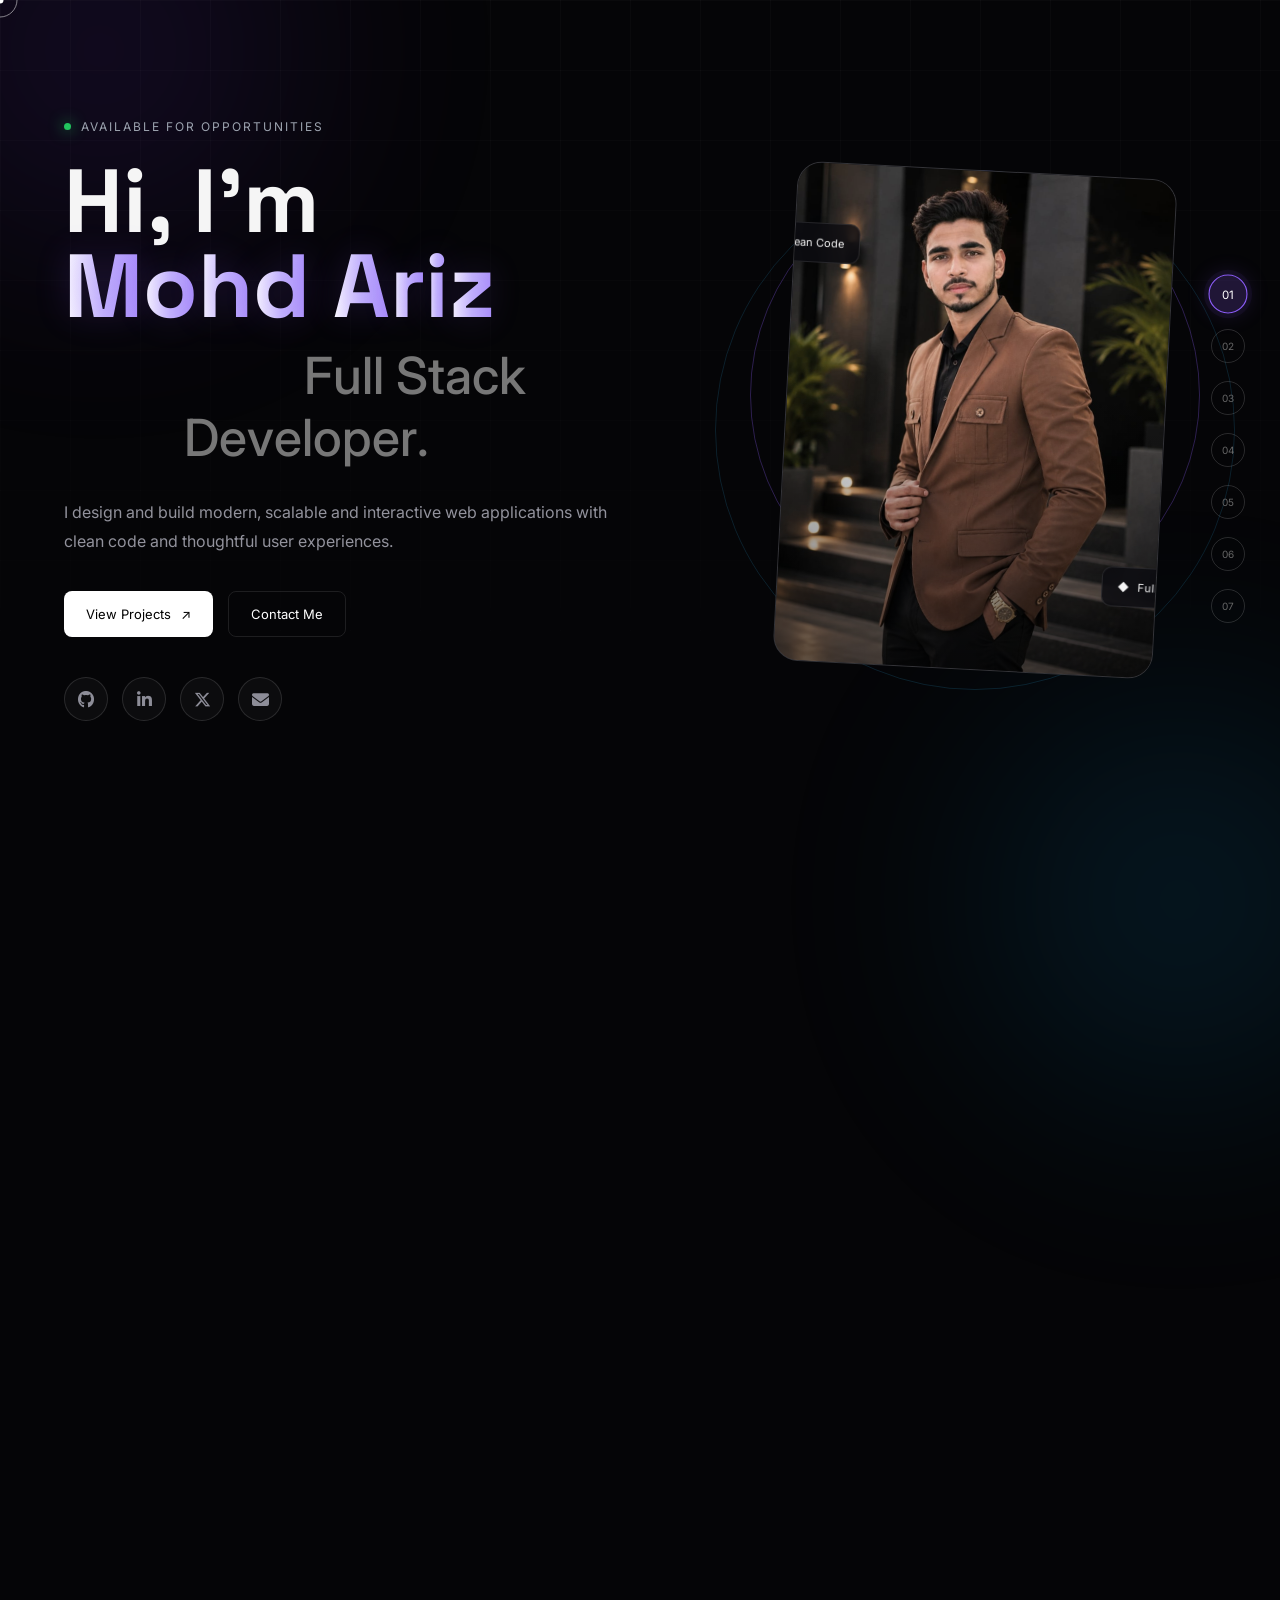
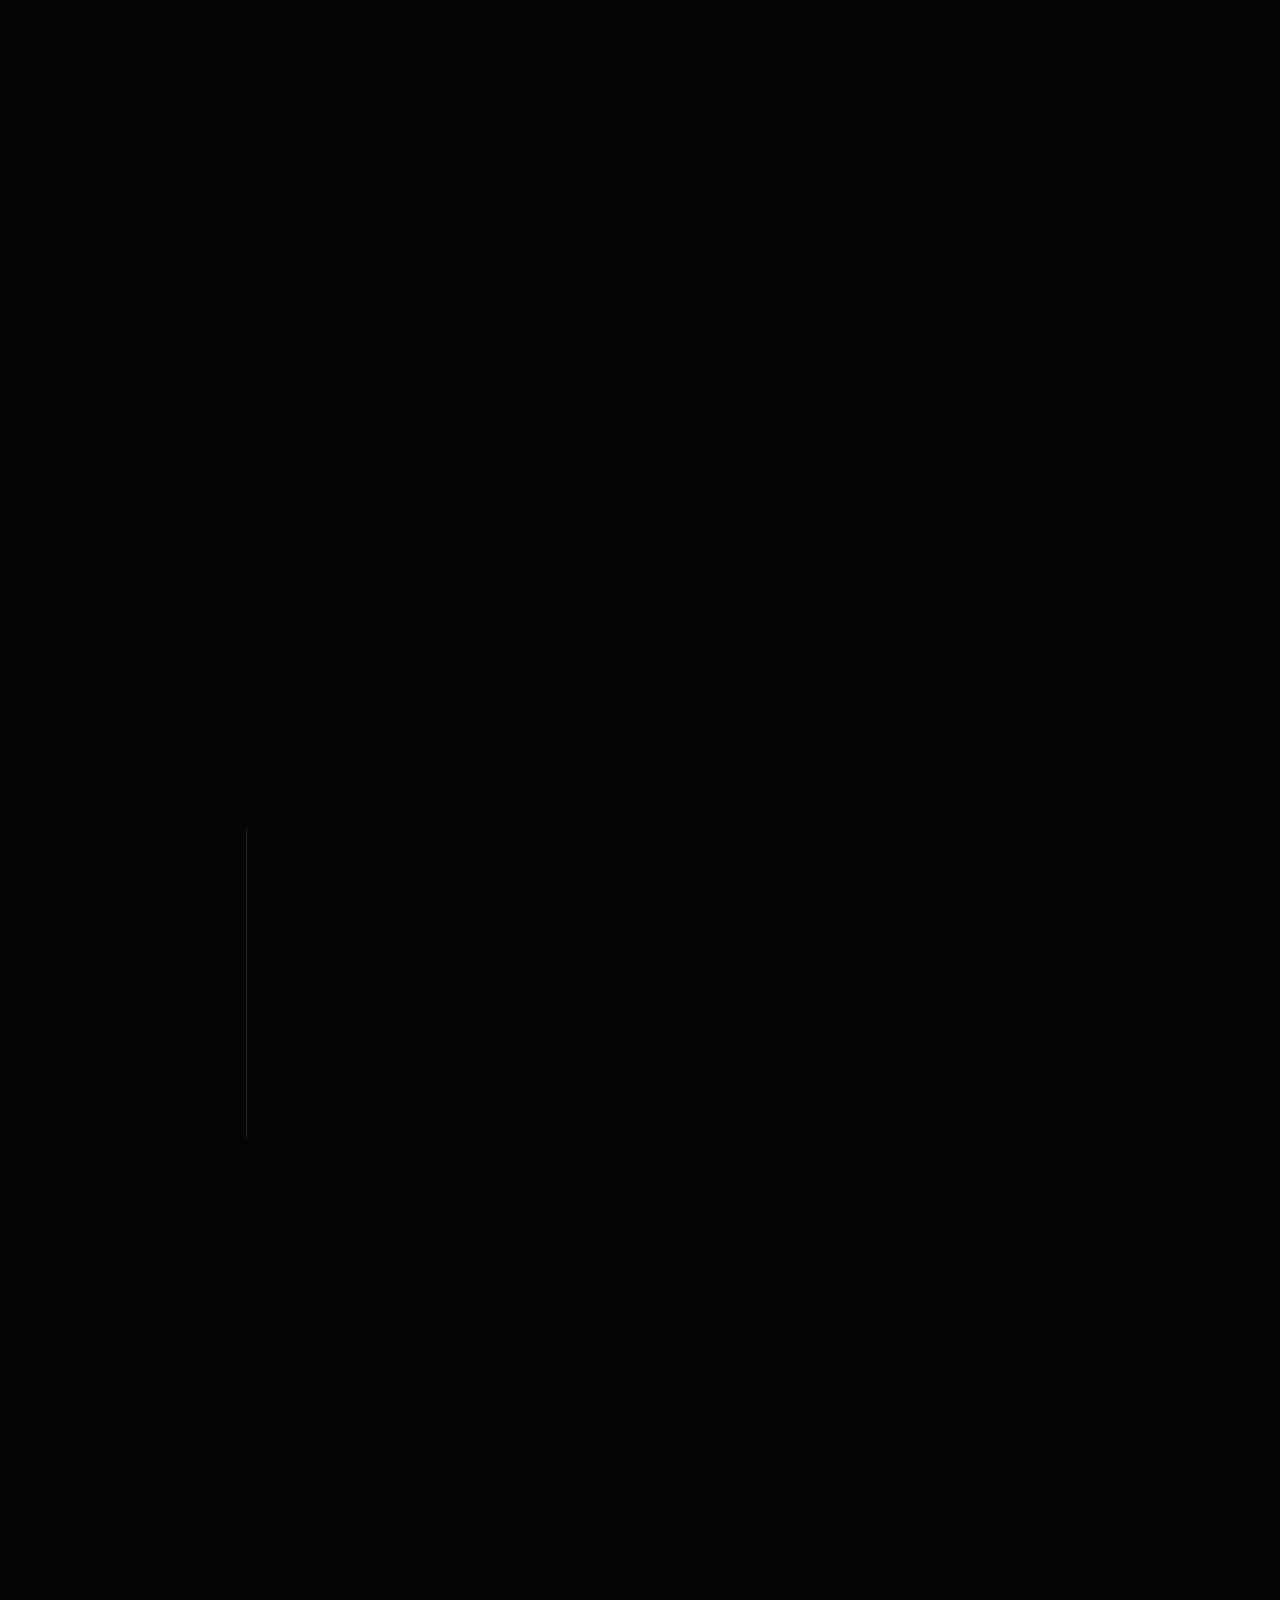
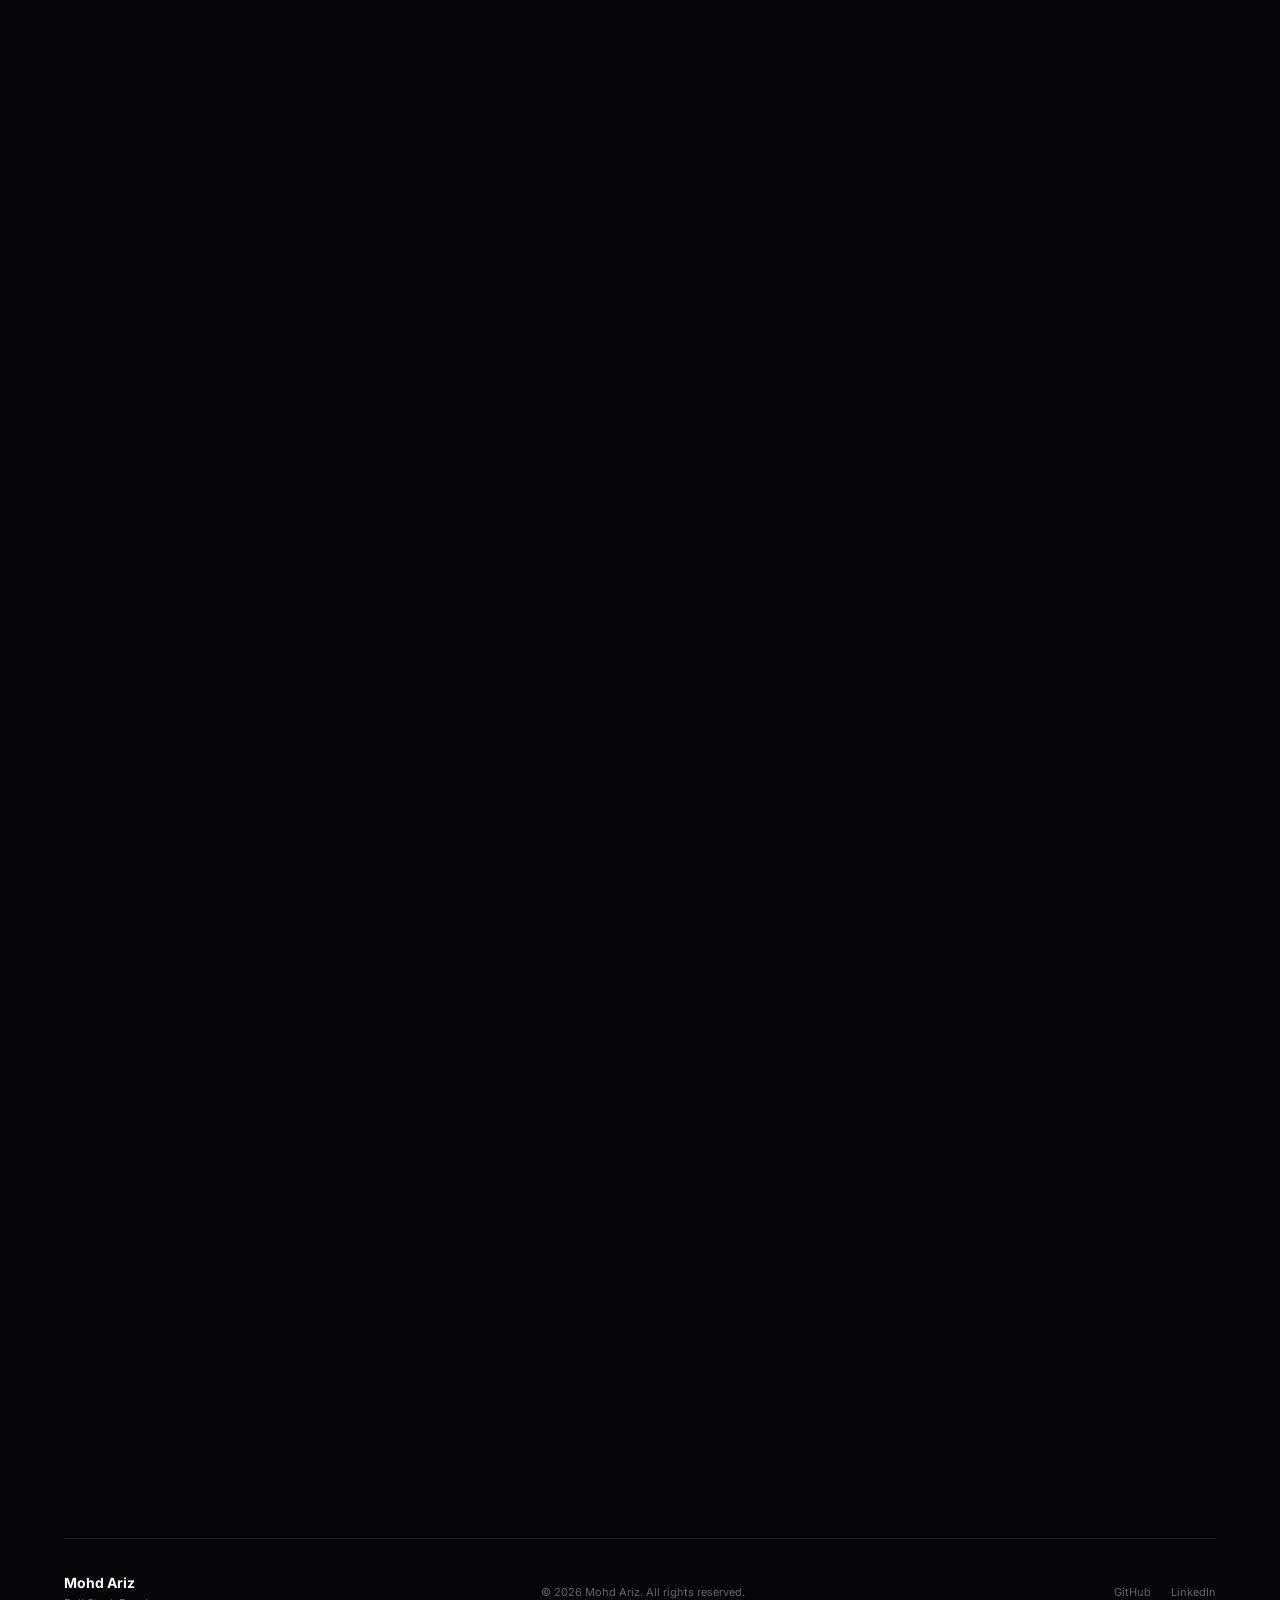
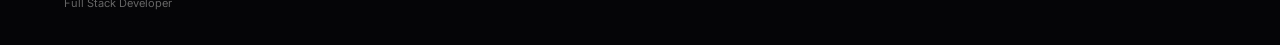
<file: index.html>
<!DOCTYPE html>
<html lang="en">

<head>
    <meta charset="UTF-8">
    <meta name="viewport" content="width=device-width, initial-scale=1.0">

    <title>Mohd Ariz</title>

    <meta name="description" content="Mohd Ariz — Full Stack Developer Portfolio">

    <link rel="stylesheet" href="style.css">

    <!-- Google Font -->
    <link rel="preconnect" href="https://fonts.googleapis.com">
    <link rel="preconnect" href="https://fonts.gstatic.com" crossorigin>
    <link
        href="https://fonts.googleapis.com/css2?family=Inter:wght@400;500;600;700;800&family=Space+Grotesk:wght@400;500;600;700&display=swap"
        rel="stylesheet">
    <link rel="stylesheet" href="https://cdnjs.cloudflare.com/ajax/libs/font-awesome/6.7.2/css/all.min.css">
     <link rel="icon" type="image/x-icon" href="image_6e5d3655.png">
</head>

<body>

    <!-- Custom Cursor -->
    <div class="cursor-dot"></div>
    <div class="cursor-outline"></div>

    <!-- Background -->
    <div class="background-grid"></div>
    <div class="glow glow-1"></div>
    <div class="glow glow-2"></div>

    <!-- Navigation -->
    <nav class="side-nav">

        <a href="#home" class="nav-link active" data-tooltip="Home">
            <span>01</span>
        </a>

        <a href="#about" class="nav-link" data-tooltip="About">
            <span>02</span>
        </a>

        <a href="#skills" class="nav-link" data-tooltip="Skills">
            <span>03</span>
        </a>

        <a href="#projects" class="nav-link" data-tooltip="Projects">
            <span>04</span>
        </a>

        <a href="#certifications" class="nav-link" data-tooltip="Certifications">
            <span>05</span>
        </a>

        <a href="#education" class="nav-link" data-tooltip="Education">
            <span>06</span>
        </a>

        <a href="#contact" class="nav-link" data-tooltip="Contact">
            <span>07</span>
        </a>

    </nav>


    <!-- Main -->
    <main>

        <!-- ================= HOME ================= -->

        <section id="home" class="hero section">

            <div class="hero-content reveal">

                <p class="eyebrow">
                    <span class="status-dot"></span>
                    Available for opportunities
                </p>

                <h1>
                    Hi, I'm
                    <span class="gradient-text">Mohd Ariz</span>
                </h1>

                <h2>
                    Full Stack
                    <span>Developer.</span>
                </h2>

                <p class="hero-description">
                    I design and build modern, scalable and interactive
                    web applications with clean code and thoughtful
                    user experiences.
                </p>

                <div class="hero-buttons">

                    <a href="#projects" class="btn btn-primary">
                        View Projects
                        <span>↗</span>
                    </a>

                    <a href="#contact" class="btn btn-secondary">
                        Contact Me
                    </a>

                </div>

                <div class="social-links">

                    <a href="https://github.com/shaikh-arz" target="_blank" aria-label="GitHub">
                        <i class="fa-brands fa-github"></i>
                    </a>

                    <a href="https://www.linkedin.com/in/mohd-ariz-629148374/" target="_blank" aria-label="LinkedIn">
                        <i class="fa-brands fa-linkedin-in"></i>
                    </a>

                    <a href="https://x.com/MohdAriz173516" target="_blank" aria-label="Twitter">
                        <i class="fa-brands fa-x-twitter"></i>
                    </a>

                    <a href="mailto:mohdariz6388@gmail.com" aria-label="Email">
                        <i class="fa-solid fa-envelope"></i>
                    </a>

                </div>
            </div>


            <!-- Profile Image -->

            <div class="hero-image reveal">

                <div class="image-orbit orbit-one"></div>
                <div class="image-orbit orbit-two"></div>

                <div class="image-card">

                    <!-- Put your image here -->
                    <img src="image.png" alt="Mohd Ariz">

                    <div class="image-overlay"></div>

                    <div class="floating-tag tag-one">
                        <span>⚡</span>
                        Clean Code
                    </div>

                    <div class="floating-tag tag-two">
                        <span>◆</span>
                        Full Stack
                    </div>

                </div>

            </div>

        </section>


        <!-- ================= ABOUT ================= -->

        <section id="about" class="section">

            <div class="section-heading reveal">
                <span>01 — ABOUT</span>
                <h2>Building with purpose.</h2>
            </div>

            <div class="about-grid">

                <div class="about-text reveal">

                    <p>
                        I'm <strong>Mohd Ariz</strong>, a passionate Software Developer and Web
                        Developer with a strong interest in building modern, responsive, and user-friendly web
                        applications. I enjoy transforming ideas into functional digital solutions by combining clean
                        code with creative design. I have a solid foundation in HTML, CSS, JavaScript, and Python, along
                        with knowledge gained through my Diploma in Computer Application (DCA) and Python with Data
                        Science summer training. I continuously explore new technologies and work on projects that
                        strengthen my technical and problem-solving skills. As a lifelong learner, I believe in
                        continuous improvement and enjoy taking on new challenges that help me grow both personally and
                        professionally. My goal is to contribute to innovative projects, create meaningful user
                        experiences, and build a successful career in software and web development. Outside of coding, I
                        enjoy learning emerging technologies, improving my development skills, and creating projects
                        that solve real-world problems.
                    </p>
                </div>


                <div class="about-stats reveal">

                    <div class="stat-card">
                        <strong>01</strong>
                        <span>Developer</span>
                    </div>

                    <div class="stat-card">
                        <strong>∞</strong>
                        <span>Learning Mindset</span>
                    </div>

                    <div class="stat-card">
                        <strong>24/7</strong>
                        <span>Curiosity</span>
                    </div>

                    <div class="stat-card">
                        <strong>100%</strong>
                        <span>Passion</span>
                    </div>

                </div>

            </div>

        </section>


        <!-- ================= SKILLS ================= -->

        <section id="skills" class="section">

            <div class="section-heading reveal">
                <span>02 — SKILLS</span>
                <h2>My technical toolkit.</h2>
            </div>

            <div class="skills-container">

                <div class="skill-card reveal">
                    <div class="skill-number">01</div>
                    <h3>Frontend</h3>

                    <div class="skill-list">
                        <span>HTML5</span>
                        <span>CSS3</span>
                        <span>JavaScript</span>
                        <span>React.js</span>
                        <span>Responsive Design</span>
                    </div>
                </div>


                <div class="skill-card reveal">
                    <div class="skill-number">02</div>
                    <h3>Backend</h3>

                    <div class="skill-list">
                        <span>Node.js</span>
                        <span>Express.js</span>
                        <span>REST APIs</span>
                        <span>Authentication</span>
                        <span>Server Development</span>
                    </div>
                </div>


                <div class="skill-card reveal">
                    <div class="skill-number">03</div>
                    <h3>Database</h3>

                    <div class="skill-list">
                        <span>MongoDB</span>
                        <span>MySQL</span>
                        <span>Database Design</span>
                        <span>CRUD</span>
                    </div>
                </div>


                <div class="skill-card reveal">
                    <div class="skill-number">04</div>
                    <h3>Tools</h3>

                    <div class="skill-list">
                        <span>Git</span>
                        <span>GitHub</span>
                        <span>VS Code</span>
                        <span>Postman</span>
                        <span>npm</span>
                    </div>
                </div>

            </div>

        </section>


        <!-- ================= PROJECTS ================= -->

        <section id="projects" class="section">

            <div class="section-heading reveal">
                <span>03 — PROJECTS</span>
                <h2>Things I've built.</h2>
            </div>


            <div class="projects-grid">

                <!-- Project 01 -->

                <article class="project-card reveal">

                    <div class="project-top">
                        <span class="project-index">01</span>

                        <a href="https://github.com/shaikh-arz/Daily-Expense-Tracker.git" target="_blank"
                            class="project-link">
                            ↗
                        </a>
                    </div>

                    <div class="project-content">

                        <p class="project-type">
                            python project
                        </p>

                        <h3>Daily Expense Traker</h3>

                        <p>
                            The Daily Expense Tracker helps users keep track of their daily spending. Users can add
                            expenses, view recorded expenses, and monitor their total expenditure.
                        </p>

                        <div class="tech-stack">
                            <span>Python</span>
                            <span>Data Handling</span>

                        </div>

                    </div>

                </article>


                <!-- Project 02 -->

                <article class="project-card reveal">

                    <div class="project-top">
                        <span class="project-index">02</span>

                        <a href="https://github.com/shaikh-arz/Skill-Based-Section-c.git" target="_blank"
                            class="project-link">
                            ↗
                        </a>
                    </div>

                    <div class="project-content">

                        <p class="project-type">
                            Frontend Project
                        </p>

                        <h3>Developed Skills</h3>

                        <p>
                            practicing my skills in HTML, CSS and Javascript by creating a skill-based section for my
                            portfolio website
                        </p>

                        <div class="tech-stack">
                            <span>HTML</span>
                            <span>CSS</span>
                            <span>JavaScript</span>
                        </div>

                    </div>

                </article>


                <!-- Project 03 -->

                <article class="project-card reveal">

                    <div class="project-top">
                        <span class="project-index">03</span>

                        <a href="https://github.com/shaikh-arz/my-portfolio.git" target="_blank" class="project-link">
                            ↗
                        </a>
                    </div>

                    <div class="project-content">

                        <p class="project-type">
                            Backend Project
                        </p>

                        <h3>PORTFOLIO</h3>

                        <p>
                            In this project, I was created a Portflio website using HTML, CSS, and javascript. The
                            website showcase my skills, projects, and contact inforation.
                        </p>

                        <div class="tech-stack">
                            <span>HTML</span>
                            <span>CSS</span>
                            <span>JavaScript</span>
                        </div>

                    </div>

                </article>

            </div>

        </section>


        <!-- ================= CERTIFICATIONS ================= -->

        <section id="certifications" class="section">

            <div class="section-heading reveal">
                <span>04 — CERTIFICATIONS</span>
                <h2>Learning never stops.</h2>
            </div>


            <div class="timeline">

                <div class="timeline-item reveal">

                    <div class="timeline-dot"></div>

                    <div class="timeline-content">

                        <span class="timeline-year">
                            2026
                        </span>

                        <h3>Certificate of Summer Training </h3>

                        <p>
                            Issued by — United Global Infoservices Pvt. Ltd.
                        </p>

                        <a href="https://lnkd.in/p/gjAvr4eX" target="_blank">
                            View Certificate ↗
                        </a>

                    </div>

                </div>


                <div class="timeline-item reveal">

                    <div class="timeline-dot"></div>

                    <div class="timeline-content">

                        <span class="timeline-year">
                            2026
                        </span>

                        <h3>Certificate of Appreciation</h3>

                        <p>
                            Issued by — United group of institutions.
                        </p>

                        <a href="https://lnkd.in/p/gXKWRFfw" target="_blank">
                            View Certificate ↗
                        </a>

                    </div>

                </div>

            </div>

        </section>


        <!-- ================= EDUCATION ================= -->

        <section id="education" class="section">

            <div class="section-heading reveal">
                <span>05 — EDUCATION</span>
                <h2>My academic journey.</h2>
            </div>


            <div class="education-card reveal">

                <div class="education-year">
                    2021 — 2022
                </div>

                <div class="education-info">

                    <p class="education-type">
                        High School
                    </p>

                    <h3>
                        Ewing Christian Public School, Prayagraj.
                    </h3>

                    <p>
                       I am doing my high school education here.
                    </p>

                </div>

                <div class="education-arrow">
                    ↗
                </div>

            </div>


            <div class="education-card reveal">

                <div class="education-year">
                    2024 — 2025
                </div>

                <div class="education-info">

                    <p class="education-type">
                        Intermediate
                    </p>

                    <h3>
                        National Institute of Open Schooling, Prayagraj.
                    </h3>

                    <p>
                        I am doing my intermediate education here. with PCM stream 
                    </p>

                </div>

                <div class="education-arrow">
                    ↗
                </div>

            </div>

        </section>


        <!-- ================= CONTACT ================= -->

        <section id="contact" class="contact-section section">

            <div class="contact-box reveal">

                <p class="eyebrow">
                    06 — CONTACT
                </p>

                <h2>
                    Let's build something
                    <span>great.</span>
                </h2>

                <p>
                    Have an idea, project or opportunity?
                    Let's connect and create something meaningful.
                </p>

                <a href="mohdariz6388@gmail.com" class="contact-email">
                    mohdariz6388@gmail.com
                    <span>↗</span>
                </a>

            </div>

        </section>

    </main>


    <!-- ================= FOOTER ================= -->

    <footer>

        <div class="footer-left">
            <strong>Mohd Ariz</strong>
            <span>Full Stack Developer</span>
        </div>

        <div class="footer-center">
            © 2026 Mohd Ariz. All rights reserved.
        </div>

        <div class="footer-right">

            <a href="https://github.com/shaikh-arz" target="_blank">
                GitHub
            </a>

            <a href="https://www.linkedin.com/in/mohd-ariz-629148374/" target="_blank">
                LinkedIn
            </a>

        </div>

    </footer>


    <script src="script.js"></script>

</body>

</html>
</file>
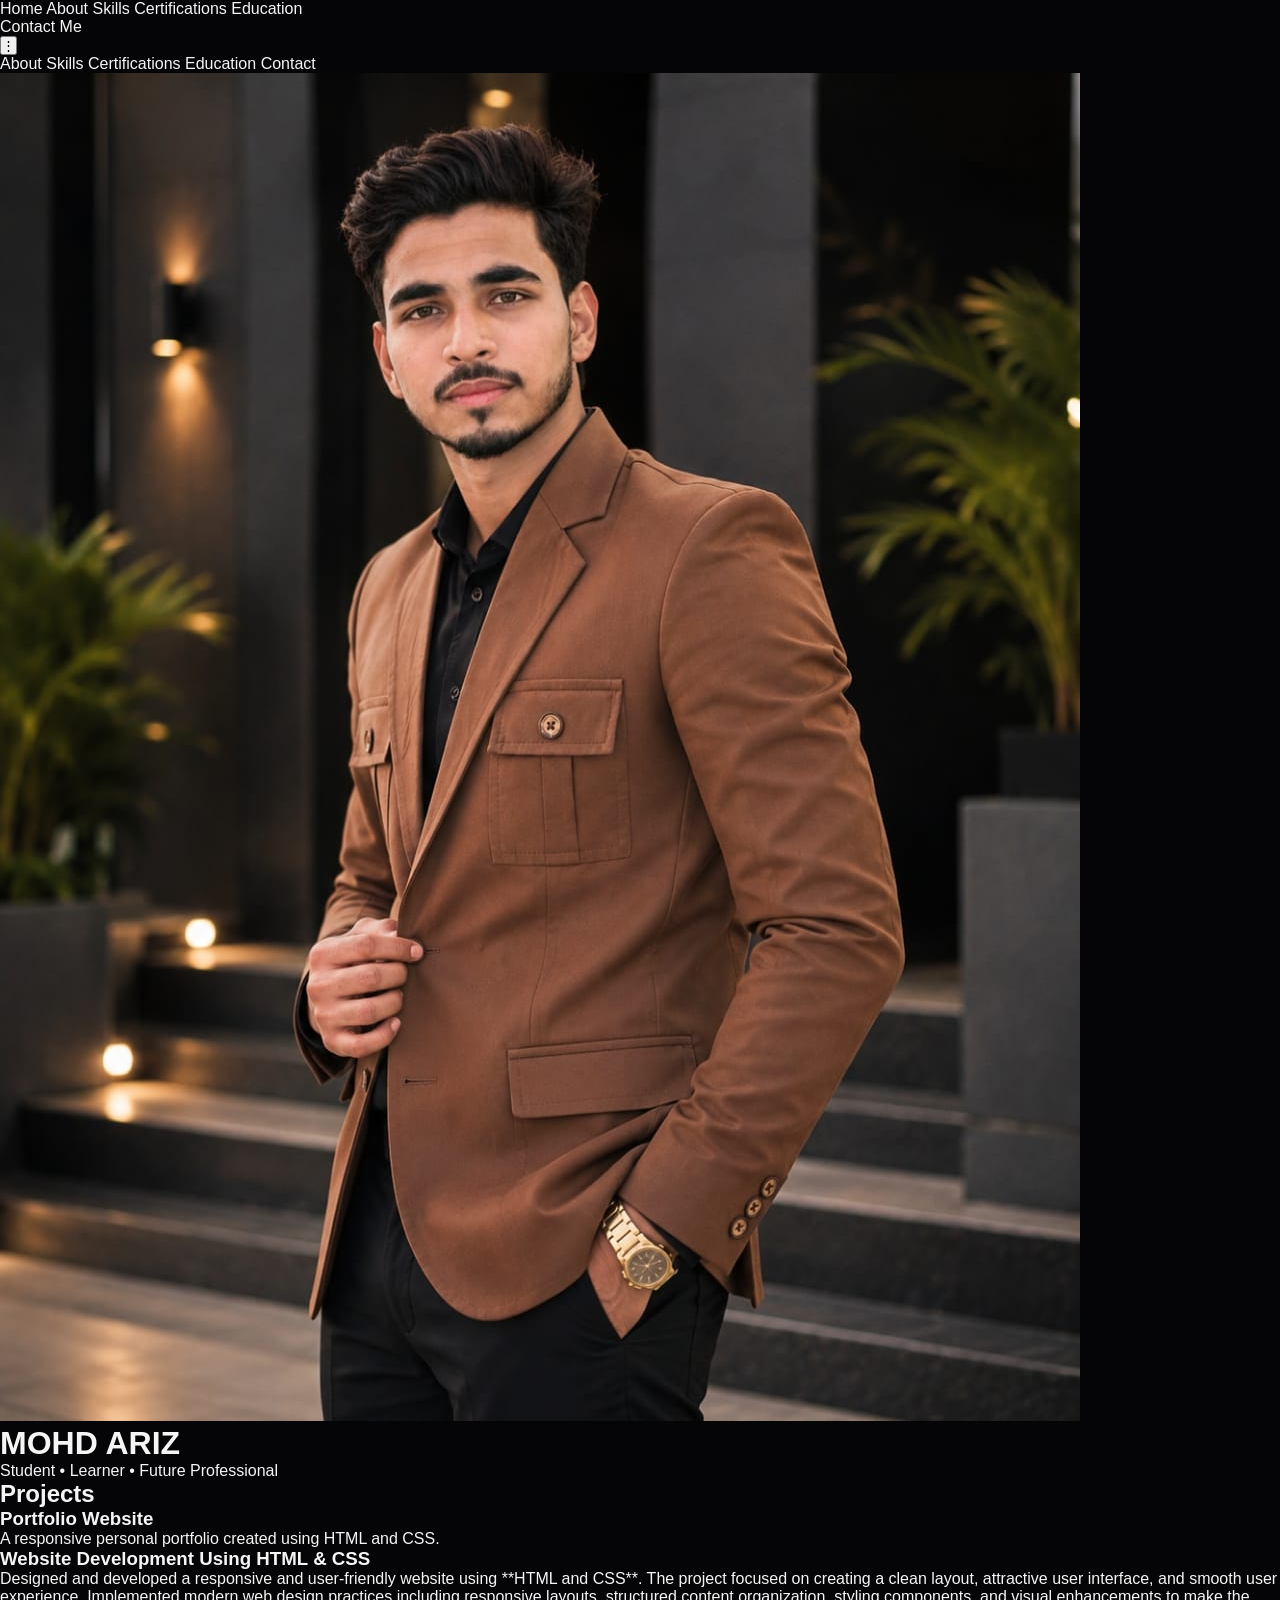
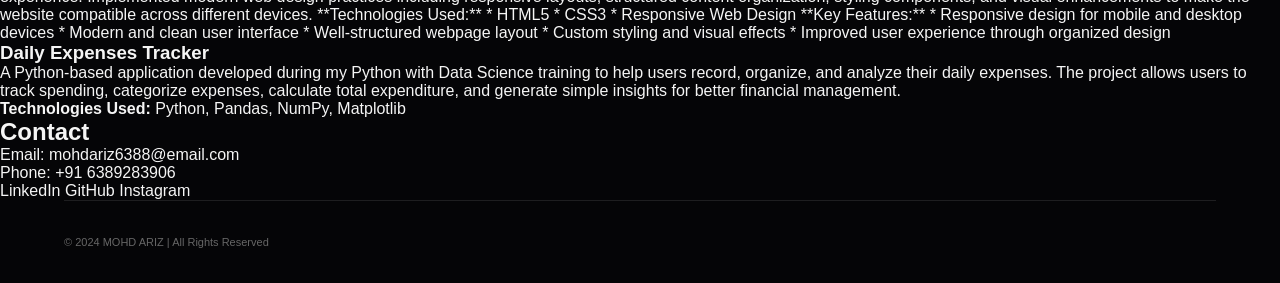
<file: frontend.html>
<!DOCTYPE html>
<html lang="en">
<head>
<meta charset="UTF-8">
<meta name="viewport" content="width=device-width, initial-scale=1.0">
<title>Mohd Ariz</title>

<link href="https://fonts.googleapis.com/css2?family=Poppins:wght@300;400;600;700&display=swap" rel="stylesheet">

    <link rel="stylesheet" href="style.css">

</head>
<div class="custom-cursor"></div>

<script>
    const cursor = document.querySelector(".custom-cursor");

    document.addEventListener("mousemove", function(e) {
        cursor.style.left = e.clientX + "px";
        cursor.style.top = e.clientY + "px";
    });

    const hoverElements = document.querySelectorAll(
        "a, button, img, .card, .skill"
    );

    hoverElements.forEach(element => {

        element.addEventListener("mouseenter", () => {
            cursor.classList.add("hover");
        });

        element.addEventListener("mouseleave", () => {
            cursor.classList.remove("hover");
        });

    });
</script>
<body >

<header>
    <nav class="navbar">

    <!-- LEFT SIDE -->

    <div class="nav-left">

        <a href="frontend.html">Home</a>

        <a href="about .html">About</a>

        <a href="skill.html">Skills</a>

        <a href="certification.html">Certifications</a>

        <a href="education.html">Education</a>

    </div>


    <!-- RIGHT SIDE -->

    <div class="nav-right">

        <a href="contact.html" class="contact-btn">
            Contact Me
        </a>

        <div class="menu-container">

            <button class="menu-btn">
                ⋮
            </button>

            <div class="dropdown">

                <a href="about .html">About</a>

                <a href="skill.html">Skills</a>

                <a href="certification.html">Certifications</a>

                <a href="education.html">Education</a>

                <a href="contact.html">Contact</a>

            </div>

        </div>

    </div>

</nav>


    
<div class="img">
<img src="image.png" alt="Profile">
</div>

<h1>MOHD ARIZ</h1>

<p>Student • Learner • Future Professional</p>




</header>

<div class="container">





<section>

<h2>Projects</h2>

<div class="projects">

<div class="card">
<h3>Portfolio Website</h3>
<p>A responsive personal portfolio created using HTML and CSS.</p>
</div>

<div class="card">
<h3> Website Development Using HTML & CSS</h3>
<p>Designed and developed a responsive and user-friendly website using **HTML and CSS**. The project focused on creating a clean layout, attractive user interface, and smooth user experience. Implemented modern web design practices including responsive layouts, structured content organization, styling components, and visual enhancements to make the website compatible across different devices.

**Technologies Used:**

* HTML5
* CSS3
* Responsive Web Design

**Key Features:**

* Responsive design for mobile and desktop devices
* Modern and clean user interface
* Well-structured webpage layout
* Custom styling and visual effects
* Improved user experience through organized design
</p>
</div>

<div class="card">
<h3>Daily Expenses Tracker</h3>

<p>
A Python-based application developed during my Python with Data Science training
to help users record, organize, and analyze their daily expenses. The project
allows users to track spending, categorize expenses, calculate total expenditure,
and generate simple insights for better financial management.
</p>

<p><strong>Technologies Used:</strong> Python, Pandas, NumPy, Matplotlib</p>

</div>

</div>

</section>


<section id="contact" class="contact">

<h2>Contact</h2>

<p>Email: mohdariz6388@email.com</p>

<p>Phone: +91 6389283906</p>

<div class="social">

<a href="https://www.linkedin.com/in/mohd-ariz-629148374">LinkedIn</a>

<a href="https://github.com/shaikh-arz">GitHub</a>

<a href="https://www.instagram.com/shaikh.arz_/">Instagram</a>

</div>

</section>

</div>

<footer>

<p>© 2024 MOHD ARIZ | All Rights Reserved</p>

</footer>

</body>
</html>
</file>
<file: style.css>
/* =========================
   RESET
========================= */

* {
    margin: 0;
    padding: 0;
    box-sizing: border-box;
}

html {
    scroll-behavior: smooth;
}

body {
    font-family: "Inter", sans-serif;
    background: #050507;
    color: #f5f5f5;
    overflow-x: hidden;
    cursor: none;
}

a {
    color: inherit;
    text-decoration: none;
}

::selection {
    background: #7c3aed;
    color: white;
}


/* =========================
   VARIABLES
========================= */

:root {
    --bg: #050507;
    --card: rgba(255, 255, 255, 0.035);
    --border: rgba(255, 255, 255, 0.1);
    --text: #f5f5f5;
    --muted: #92929c;
    --purple: #8b5cf6;
    --blue: #38bdf8;
    --gradient: linear-gradient(
        135deg,
        #8b5cf6,
        #38bdf8
    );
}


/* =========================
   BACKGROUND
========================= */

.background-grid {
    position: fixed;
    inset: 0;

    background-image:
        linear-gradient(
            rgba(255, 255, 255, 0.025) 1px,
            transparent 1px
        ),
        linear-gradient(
            90deg,
            rgba(255, 255, 255, 0.025) 1px,
            transparent 1px
        );

    background-size: 70px 70px;

    mask-image: linear-gradient(
        to bottom,
        black,
        transparent 90%
    );

    pointer-events: none;
    z-index: -3;
}

.glow {
    position: fixed;
    width: 400px;
    height: 400px;

    border-radius: 50%;

    filter: blur(120px);

    opacity: 0.12;

    pointer-events: none;

    z-index: -2;
}

.glow-1 {
    background: #7c3aed;
    top: -150px;
    left: -100px;
}

.glow-2 {
    background: #0ea5e9;
    bottom: -200px;
    right: -100px;
}


/* =========================
   CUSTOM CURSOR
========================= */

.cursor-dot {
    width: 7px;
    height: 7px;

    background: white;

    position: fixed;

    border-radius: 50%;

    pointer-events: none;

    z-index: 9999;

    transform: translate(-50%, -50%);
}

.cursor-outline {
    width: 35px;
    height: 35px;

    border: 1px solid rgba(255, 255, 255, 0.5);

    position: fixed;

    border-radius: 50%;

    pointer-events: none;

    z-index: 9998;

    transform: translate(-50%, -50%);

    transition:
        width 0.2s ease,
        height 0.2s ease,
        background 0.2s ease;
}

.cursor-outline.hover {
    width: 65px;
    height: 65px;

    background: rgba(139, 92, 246, 0.12);

    border-color: #8b5cf6;
}


/* =========================
   NAVIGATION
========================= */

.side-nav {
    position: fixed;

    right: 35px;
    top: 50%;

    transform: translateY(-50%);

    display: flex;

    flex-direction: column;

    gap: 18px;

    z-index: 100;
}

.nav-link {
    width: 34px;
    height: 34px;

    border: 1px solid rgba(255, 255, 255, 0.15);

    border-radius: 50%;

    display: flex;

    align-items: center;
    justify-content: center;

    color: #666;

    font-size: 10px;

    transition: 0.3s ease;

    position: relative;
}

.nav-link:hover,
.nav-link.active {
    color: white;

    background: rgba(139, 92, 246, 0.2);

    border-color: #8b5cf6;

    transform: scale(1.15);
}

.nav-link::after {
    content: attr(data-tooltip);

    position: absolute;

    right: 48px;

    background: #111116;

    border: 1px solid var(--border);

    padding: 8px 12px;

    border-radius: 7px;

    opacity: 0;

    transform: translateX(10px);

    pointer-events: none;

    transition: 0.25s;

    white-space: nowrap;

    font-size: 12px;
}

.nav-link:hover::after {
    opacity: 1;
    transform: translateX(0);
}


/* =========================
   SECTIONS
========================= */

.section {
    width: min(1180px, 90%);

    margin: auto;

    min-height: 100vh;

    padding: 140px 0;
}

.hero {
    min-height: 100vh;

    display: grid;

    grid-template-columns: 1.1fr 0.9fr;

    align-items: center;

    gap: 80px;

    padding-top: 80px;
}


/* =========================
   HERO
========================= */

.eyebrow {
    color: #9ca3af;

    font-size: 12px;

    letter-spacing: 2px;

    text-transform: uppercase;

    display: flex;

    align-items: center;

    gap: 10px;

    margin-bottom: 25px;
}

.status-dot {
    width: 7px;
    height: 7px;

    background: #22c55e;

    border-radius: 50%;

    box-shadow: 0 0 15px #22c55e;
}

.hero h1 {
    font-family: "Space Grotesk", sans-serif;

    font-size: clamp(45px, 7vw, 90px);

    line-height: 0.95;

    font-weight: 700;
}

.gradient-text:hover {
    background: linear-gradient(
        90deg,
        #ffffff,
        #a78bfa,
        #38bdf8
    );

    -webkit-background-clip: text;
    background-clip: text;

    color: transparent;

    text-shadow:
        0 0 45px rgba(139, 92, 246, 0.35);
}

.hero h2 {
    font-size: clamp(30px, 4vw, 55px);

    margin-top: 15px;

    font-weight: 500;

    color: #ddd;
}

.hero h2 span {
    color: #777;
}

.hero-description {
    color: var(--muted);

    max-width: 560px;

    line-height: 1.8;

    margin-top: 30px;

    font-size: 16px;
}

.hero-buttons {
    display: flex;

    gap: 15px;

    margin-top: 35px;
}

.btn {
    padding: 14px 22px;

    border-radius: 8px;

    font-size: 13px;

    display: flex;

    gap: 10px;

    align-items: center;

    transition: 0.3s;
}

.btn-primary {
    background: white;
    color: black;
}

.btn-primary:hover {
    transform: translateY(-4px);

    box-shadow:
        0 15px 40px rgba(255,255,255,0.15);
}

.btn-secondary {
    border: 1px solid var(--border);

    color: white;
}

.btn-secondary:hover {
    border-color: var(--purple);

    background: rgba(139,92,246,0.1);
}

.social-links {
    display: flex;
    gap: 14px;
    margin-top: 40px;
}

.social-links a {
    width: 44px;
    height: 44px;

    display: flex;
    align-items: center;
    justify-content: center;

    border: 1px solid rgba(255,255,255,0.12);

    border-radius: 50%;

    background: rgba(255,255,255,0.03);

    color: #8d8d98;

    font-size: 17px;

    position: relative;

    transition:
        color 0.3s ease,
        border-color 0.3s ease,
        background 0.3s ease,
        transform 0.3s ease;

    overflow: hidden;
}

.social-links a::before {
    content: "";

    position: absolute;

    width: 100%;
    height: 100%;

    background: linear-gradient(
        135deg,
        #8b5cf6,
        #38bdf8
    );

    transform: scale(0);

    border-radius: 50%;

    transition: transform 0.3s ease;

    z-index: -1;
}

.social-links a:hover::before {
    transform: scale(1);
}

.social-links a:hover {
    color: white;

    border-color: transparent;

    transform: translateY(-5px);

    box-shadow:
        0 10px 30px rgba(139,92,246,0.25);
}

.social-links a::after {
    display: none;
}

/* =========================
   HERO IMAGE
========================= */

.hero-image {
    display: flex;

    justify-content: center;

    position: relative;
}

.image-card {
    width: min(380px, 80vw);
    height: 500px;

    position: relative;

    border-radius: 25px;

    overflow: hidden;

    border: 1px solid rgba(255,255,255,0.15);

    background: #101015;

    transform: rotate(3deg);

    transition: 0.6s;
}

.image-card:hover {
    transform:
        rotate(0deg)
        translateY(-10px)
        scale(1.02);

    box-shadow:
        0 40px 100px rgba(124,58,237,0.25);
}

.image-card img {
    width: 100%;
    height: 100%;

    object-fit: cover;

    filter: grayscale(20%);

    transition: 0.6s;
}

.image-card:hover img {
    transform: scale(1.08);

    filter: grayscale(0);
}

.image-overlay {
    position: absolute;

    inset: 0;

    background:
        linear-gradient(
            to top,
            rgba(0,0,0,0.6),
            transparent 60%
        );
}

.image-orbit {
    position: absolute;

    border: 1px solid rgba(139,92,246,0.3);

    border-radius: 50%;

    pointer-events: none;
}

.orbit-one {
    width: 450px;
    height: 450px;

    animation: rotate 15s linear infinite;
}

.orbit-two {
    width: 520px;
    height: 520px;

    border-color: rgba(56,189,248,0.15);

    animation: rotate 25s linear infinite reverse;
}

@keyframes rotate {
    from {
        transform: rotate(0);
    }

    to {
        transform: rotate(360deg);
    }
}

.floating-tag {
    position: absolute;

    background: rgba(10,10,15,0.8);

    backdrop-filter: blur(15px);

    border: 1px solid var(--border);

    padding: 12px 15px;

    border-radius: 10px;

    font-size: 11px;

    display: flex;

    gap: 8px;

    align-items: center;

    z-index: 2;
}

.tag-one {
    top: 60px;
    left: -50px;
}

.tag-two {
    bottom: 70px;
    right: -50px;
}


/* =========================
   SECTION HEADING
========================= */

.section-heading {
    margin-bottom: 70px;
}

.section-heading span {
    font-size: 11px;

    letter-spacing: 3px;

    color: var(--purple);
}

.section-heading h2 {
    font-family: "Space Grotesk", sans-serif;

    font-size: clamp(35px, 5vw, 65px);

    margin-top: 15px;

    max-width: 700px;
}


/* =========================
   ABOUT
========================= */

.about-grid {
    display: grid;

    grid-template-columns: 1.2fr 0.8fr;

    gap: 80px;
}

.about-text p {
    color: #999;

    line-height: 1.9;

    margin-bottom: 20px;

    font-size: 16px;
}

.about-text strong {
    color: white;
}

.about-stats {
    display: grid;

    grid-template-columns: 1fr 1fr;

    gap: 15px;
}

.stat-card {
    padding: 30px;

    background: var(--card);

    border: 1px solid var(--border);

    border-radius: 12px;

    transition: 0.3s;
}

.stat-card:hover {
    border-color: var(--purple);

    transform: translateY(-5px);
}

.stat-card strong {
    display: block;

    font-family: "Space Grotesk";

    font-size: 32px;

    background: var(--gradient);

    -webkit-background-clip: text;

    color: transparent;
}

.stat-card span {
    color: #777;

    font-size: 12px;
}


/* =========================
   SKILLS
========================= */

.skills-container {
    display: grid;

    grid-template-columns: repeat(2, 1fr);

    gap: 20px;
}

.skill-card {
    padding: 35px;

    border: 1px solid var(--border);

    background: var(--card);

    border-radius: 15px;

    transition: 0.4s;
}

.skill-card:hover {
    transform: translateY(-8px);

    border-color: rgba(139,92,246,0.6);

    background: rgba(139,92,246,0.05);
}

.skill-number {
    color: var(--purple);

    font-size: 11px;

    margin-bottom: 30px;
}

.skill-card h3 {
    font-size: 28px;

    margin-bottom: 25px;
}

.skill-list {
    display: flex;

    flex-wrap: wrap;

    gap: 8px;
}

.skill-list span,
.tech-stack span {
    padding: 8px 12px;

    background: rgba(255,255,255,0.04);

    border: 1px solid var(--border);

    border-radius: 6px;

    font-size: 11px;

    color: #aaa;
}


/* =========================
   PROJECTS
========================= */

.projects-grid {
    display: grid;

    grid-template-columns: repeat(3, 1fr);

    gap: 20px;
}

.project-card {
    min-height: 390px;

    padding: 30px;

    border: 1px solid var(--border);

    background: var(--card);

    border-radius: 15px;

    display: flex;

    flex-direction: column;

    justify-content: space-between;

    transition: 0.4s;

    position: relative;

    overflow: hidden;
}

.project-card::before {
    content: "";

    position: absolute;

    width: 150px;
    height: 150px;

    background: var(--purple);

    filter: blur(100px);

    opacity: 0;

    right: -50px;
    top: -50px;

    transition: 0.4s;
}

.project-card:hover::before {
    opacity: 0.3;
}

.project-card:hover {
    transform: translateY(-10px);

    border-color: rgba(139,92,246,0.5);
}

.project-top {
    display: flex;

    justify-content: space-between;
}

.project-index {
    color: #555;

    font-size: 12px;
}

.project-link {
    width: 40px;
    height: 40px;

    border: 1px solid var(--border);

    border-radius: 50%;

    display: flex;

    justify-content: center;

    align-items: center;

    transition: 0.3s;
}

.project-link:hover {
    background: white;

    color: black;

    transform: rotate(45deg);
}

.project-type {
    color: var(--purple);

    font-size: 11px;

    margin-bottom: 15px;

    text-transform: uppercase;

    letter-spacing: 1px;
}

.project-content h3 {
    font-size: 27px;

    margin-bottom: 15px;
}

.project-content > p:not(.project-type) {
    color: #777;

    line-height: 1.7;

    font-size: 13px;

    margin-bottom: 25px;
}

.tech-stack {
    display: flex;

    flex-wrap: wrap;

    gap: 6px;
}


/* =========================
   TIMELINE
========================= */

.timeline {
    max-width: 800px;

    margin: auto;

    position: relative;
}

.timeline::before {
    content: "";

    position: absolute;

    left: 6px;

    top: 0;
    bottom: 0;

    width: 1px;

    background: #222;
}

.timeline-item {
    position: relative;

    padding-left: 50px;

    margin-bottom: 60px;
}

.timeline-dot {
    position: absolute;

    left: 0;
    top: 5px;

    width: 13px;
    height: 13px;

    border-radius: 50%;

    background: var(--purple);

    box-shadow: 0 0 20px var(--purple);
}

.timeline-year {
    color: var(--purple);

    font-size: 11px;
}

.timeline-content h3 {
    margin: 10px 0;

    font-size: 25px;
}

.timeline-content p {
    color: #777;

    margin-bottom: 15px;
}

.timeline-content a {
    color: #aaa;

    font-size: 12px;
}

.timeline-content a:hover {
    color: white;
}


/* =========================
   EDUCATION
========================= */

.education-card {
    display: grid;

    grid-template-columns: 150px 1fr 50px;

    align-items: center;

    gap: 30px;

    padding: 35px;

    border: 1px solid var(--border);

    border-radius: 15px;

    background: var(--card);

    margin-bottom: 15px;

    transition: 0.4s;
}

.education-card:hover {
    transform: translateX(10px);

    border-color: var(--purple);
}

.education-year {
    color: var(--purple);

    font-size: 12px;
}

.education-type {
    color: #777;

    font-size: 11px;

    text-transform: uppercase;

    letter-spacing: 1px;
}

.education-info h3 {
    margin: 8px 0;

    font-size: 23px;
}

.education-info p:last-child {
    color: #777;

    font-size: 13px;
}

.education-arrow {
    font-size: 25px;

    color: #555;
}


/* =========================
   CONTACT
========================= */

.contact-section {
    min-height: 80vh;

    display: flex;

    align-items: center;

    justify-content: center;
}

.contact-box {
    text-align: center;

    max-width: 850px;

    width: 100%;

    padding: 100px 30px;

    border: 1px solid var(--border);

    border-radius: 25px;

    background:
        radial-gradient(
            circle at center,
            rgba(139,92,246,0.12),
            transparent 60%
        );
}

.contact-box h2 {
    font-family: "Space Grotesk";

    font-size: clamp(45px, 7vw, 80px);

    line-height: 1;
}

.contact-box h2 span {
    background: var(--gradient);

    -webkit-background-clip: text;

    color: transparent;
}

.contact-box > p:not(.eyebrow) {
    max-width: 500px;

    margin: 25px auto;

    color: #777;

    line-height: 1.7;
}

.contact-email {
    display: inline-flex;

    gap: 20px;

    align-items: center;

    margin-top: 25px;

    padding: 15px 20px;

    border: 1px solid var(--border);

    border-radius: 8px;

    transition: 0.3s;
}

.contact-email:hover {
    background: white;

    color: black;

    transform: translateY(-5px);
}


/* =========================
   FOOTER
========================= */

footer {
    width: 90%;

    max-width: 1180px;

    margin: auto;

    padding: 35px 0;

    border-top: 1px solid var(--border);

    display: flex;

    justify-content: space-between;

    align-items: center;

    gap: 20px;

    color: #666;

    font-size: 11px;
}

.footer-left {
    display: flex;

    flex-direction: column;

    gap: 5px;
}

.footer-left strong {
    color: white;

    font-size: 14px;
}

.footer-right {
    display: flex;

    gap: 20px;
}

.footer-right a:hover {
    color: white;
}


/* =========================
   REVEAL ANIMATION
========================= */

.reveal {
    opacity: 0;

    transform: translateY(40px);

    transition:
        opacity 0.8s ease,
        transform 0.8s ease;
}

.reveal.show {
    opacity: 1;

    transform: translateY(0);
}


/* =========================
   RESPONSIVE
========================= */

@media (max-width: 900px) {

    body {
        cursor: auto;
    }

    .cursor-dot,
    .cursor-outline {
        display: none;
    }

    .side-nav {
        right: 15px;

        gap: 10px;
    }

    .nav-link {
        width: 28px;
        height: 28px;
    }

    .nav-link::after {
        display: none;
    }

    .hero {
        grid-template-columns: 1fr;

        padding-top: 130px;

        text-align: center;
    }

    .hero-content {
        display: flex;

        flex-direction: column;

        align-items: center;
    }

    .hero-description {
        max-width: 600px;
    }

    .social-links {
        justify-content: center;
    }

    .hero-image {
        margin-top: 50px;
    }

    .about-grid {
        grid-template-columns: 1fr;
    }

    .projects-grid {
        grid-template-columns: 1fr;
    }

    .skills-container {
        grid-template-columns: 1fr;
    }
}


@media (max-width: 600px) {

    .section {
        width: 86%;

        padding: 100px 0;
    }

    .hero {
        gap: 30px;
    }

    .hero h1 {
        font-size: 50px;
    }

    .hero h2 {
        font-size: 32px;
    }

    .hero-buttons {
        flex-direction: column;

        width: 100%;
    }

    .btn {
        justify-content: center;
    }

    .image-card {
        width: 280px;

        height: 380px;
    }

    .orbit-one {
        width: 330px;
        height: 330px;
    }

    .orbit-two {
        width: 380px;
        height: 380px;
    }

    .tag-one {
        left: -15px;
    }

    .tag-two {
        right: -15px;
    }

    .about-stats {
        grid-template-columns: 1fr 1fr;
    }

    .stat-card {
        padding: 20px;
    }

    .education-card {
        grid-template-columns: 1fr;

        gap: 15px;
    }

    .education-arrow {
        display: none;
    }

    footer {
        flex-direction: column;

        text-align: center;
    }

    .side-nav {
        top: auto;

        bottom: 20px;

        right: 50%;

        transform: translateX(50%);

        flex-direction: row;

        background: rgba(10,10,15,0.8);

        backdrop-filter: blur(15px);

        padding: 8px;

        border: 1px solid var(--border);

        border-radius: 50px;
    }
}
/* =========================================
   PREMIUM ANIMATIONS
========================================= */


/* =========================================
   TEXT CHARACTER ANIMATION
========================================= */

.char {
    display: inline-block;

    opacity: 0;

    transform:
        translateY(35px)
        rotateX(80deg);

    filter: blur(5px);

    transition:
        opacity 0.6s ease var(--char-delay),
        transform 0.7s cubic-bezier(
            0.22,
            1,
            0.36,
            1
        ) var(--char-delay),
        filter 0.6s ease var(--char-delay);
}

.text-visible .char {

    opacity: 1;

    transform:
        translateY(0)
        rotateX(0);

    filter: blur(0);

}


/* =========================================
   STAGGER CARDS
========================================= */

.skill-card,
.project-card,
.stat-card {

    transition:
        opacity 0.7s ease var(--card-delay),
        transform 0.7s cubic-bezier(
            0.22,
            1,
            0.36,
            1
        ) var(--card-delay),
        border-color 0.3s ease,
        background 0.3s ease;

}


/* =========================================
   SCROLL PROGRESS
========================================= */

.scroll-progress {

    position: fixed;

    top: 0;
    left: 0;

    height: 2px;

    width: 0;

    background:
        linear-gradient(
            90deg,
            #8b5cf6,
            #38bdf8
        );

    box-shadow:
        0 0 12px #8b5cf6;

    z-index: 99999;

}


/* =========================================
   IMAGE MOUSE GLOW
========================================= */

.image-card::after {

    content: "";

    position: absolute;

    width: 180px;
    height: 180px;

    left: var(--mouse-x, 50%);
    top: var(--mouse-y, 50%);

    transform:
        translate(-50%, -50%);

    background:
        radial-gradient(
            circle,
            rgba(139, 92, 246, 0.35),
            transparent 70%
        );

    opacity: 0;

    pointer-events: none;

    transition: opacity 0.3s ease;

}

.image-card:hover::after {

    opacity: 1;

}


/* =========================================
   IMAGE SHINE
========================================= */

.image-card::before {

    content: "";

    position: absolute;

    top: 0;
    left: -120%;

    width: 70%;
    height: 100%;

    background:
        linear-gradient(
            90deg,
            transparent,
            rgba(255,255,255,0.15),
            transparent
        );

    transform: skewX(-20deg);

    z-index: 3;

    transition: 0.8s;

    pointer-events: none;

}

.image-card:hover::before {

    left: 140%;

}


/* =========================================
   PROJECT CARD GLOW
========================================= */

.project-card {

    transform-style: preserve-3d;

    will-change: transform;

}

.project-card .project-content,
.project-card .project-top {

    transform: translateZ(20px);

}


/* =========================================
   MAGNETIC ELEMENTS
========================================= */

.btn,
.social-links a,
.contact-email {

    will-change: transform;

}


/* =========================================
   FLOATING TAG ANIMATION
========================================= */

.floating-tag {

    animation:
        floatingTag 4s ease-in-out infinite;

}

.tag-two {

    animation-delay: -2s;

}


@keyframes floatingTag {

    0%,
    100% {

        transform:
            translateY(0);

    }

    50% {

        transform:
            translateY(-12px);

    }

}


/* =========================================
   NAV ACTIVE PULSE
========================================= */

.nav-link.active {

    box-shadow:
        0 0 0 4px
        rgba(139,92,246,0.06),
        0 0 20px
        rgba(139,92,246,0.2);

}


/* =========================================
   SECTION HOVER LINE
========================================= */

.section-heading {

    position: relative;

}

.section-heading::after {

    content: "";

    display: block;

    width: 0;

    height: 1px;

    margin-top: 25px;

    background:
        linear-gradient(
            90deg,
            #8b5cf6,
            transparent
        );

    transition:
        width 1s ease;

}

.section-heading:hover::after {

    width: 180px;

}


/* =========================================
   SOCIAL LINK EFFECT
========================================= */

.social-links a {

    position: relative;

    transition:
        color 0.3s ease;

}

.social-links a::after {

    content: "";

    position: absolute;

    left: 0;
    bottom: -5px;

    width: 0;

    height: 1px;

    background:
        linear-gradient(
            90deg,
            #8b5cf6,
            #38bdf8
        );

    transition:
        width 0.3s ease;

}

.social-links a:hover::after {

    width: 100%;

}


/* =========================================
   BETTER MOBILE
========================================= */

@media (max-width: 900px) {

    .project-card {

        transform:
            none !important;

    }

    .image-card {

        transform:
            rotate(2deg);

    }

}

@media (prefers-reduced-motion: reduce) {

    *,
    *::before,
    *::after {

        animation-duration: 0.01ms !important;

        animation-iteration-count: 1 !important;

        scroll-behavior: auto !important;

        transition-duration: 0.01ms !important;

    }

}
/* =========================================
   MOHD ARIZ NAME - FINAL STYLE
========================================= */

.hero h1 .gradient-text {
    display: block !important;

    background: linear-gradient(
        90deg,
        #ffffff 0%,
        #ddd6fe 50%,
        #a78bfa 100%
    ) !important;

    -webkit-background-clip: text !important;
    background-clip: text !important;

    -webkit-text-fill-color: transparent !important;
    color: transparent !important;

    text-shadow:
        0 0 30px rgba(167, 139, 250, 0.18);

    filter: none !important;
}


/* Character animation ke saath color fix */

.hero h1 .gradient-text .char {
    background: inherit;

    -webkit-background-clip: text;
    background-clip: text;

    -webkit-text-fill-color: transparent;

    color: transparent;
}


/* Hover */

.hero h1 .gradient-text:hover {
    filter:
        drop-shadow(
            0 0 18px
            rgba(167, 139, 250, 0.35)
        ) !important;
}
/* =========================================
   FINAL TEXT ANIMATION
========================================= */

.hero h1,
.hero h2,
.section-heading h2 {
    perspective: 800px;
}

.char {
    display: inline-block;

    opacity: 0;

    transform:
        translateY(35px)
        rotateX(80deg);

    filter: blur(5px);

    transition:
        opacity 0.6s ease var(--char-delay),
        transform 0.7s cubic-bezier(
            0.22,
            1,
            0.36,
            1
        ) var(--char-delay),
        filter 0.6s ease var(--char-delay);
}

.text-visible .char {

    opacity: 1;

    transform:
        translateY(0)
        rotateX(0);

    filter: blur(0);
}


/* =========================================
   MOHD ARIZ GRADIENT
========================================= */

.hero h1 .gradient-text {
    display: block;

    background:
        linear-gradient(
            90deg,
            #ffffff 0%,
            #ddd6fe 45%,
            #a78bfa 75%,
            #8b5cf6 100%
        );

    -webkit-background-clip: text;
    background-clip: text;

    -webkit-text-fill-color: transparent;

    color: transparent;

    text-shadow:
        0 0 30px
        rgba(139, 92, 246, 0.18);
}


/* Individual letters of Mohd Ariz */

.hero h1 .gradient-text .name-char {

    background:
        linear-gradient(
            90deg,
            #ffffff,
            #c4b5fd,
            #a78bfa
        );

    -webkit-background-clip: text;
    background-clip: text;

    -webkit-text-fill-color: transparent;

    color: transparent;
}
/* =========================================
   FINAL TEXT ANIMATION
========================================= */

.hero h2,
.section-heading h2 {
    perspective: 800px;
}

.char {
    display: inline-block;

    opacity: 0;

    transform:
        translateY(30px)
        rotateX(70deg);

    filter: blur(5px);

    transition:
        opacity 0.5s ease var(--delay),
        transform 0.6s cubic-bezier(
            0.22,
            1,
            0.36,
            1
        ) var(--delay),
        filter 0.5s ease var(--delay);
}

.text-visible .char {
    opacity: 1;

    transform:
        translateY(0)
        rotateX(0);

    filter: blur(0);
}


/* =========================================
   MOHD ARIZ
========================================= */

.hero h1 .gradient-text {
    display: block;

    background:
        linear-gradient(
            90deg,
            #ffffff,
            #ddd6fe,
            #a78bfa,
            #8b5cf6
        );

    -webkit-background-clip: text;
    background-clip: text;

    -webkit-text-fill-color: transparent;

    color: transparent;

    text-shadow:
        0 0 35px
        rgba(139, 92, 246, 0.2);
}


/* Name letters */

.name-char {
    display: inline-block;

    opacity: 0;

    transform:
        translateY(35px)
        scale(0.9);

    filter: blur(6px);

    background:
        linear-gradient(
            90deg,
            #ffffff,
            #ddd6fe,
            #a78bfa
        );

    -webkit-background-clip: text;
    background-clip: text;

    -webkit-text-fill-color: transparent;

    color: transparent;

    transition:
        opacity 0.6s ease var(--name-delay),
        transform 0.7s
        cubic-bezier(
            0.22,
            1,
            0.36,
            1
        ) var(--name-delay),
        filter 0.6s ease var(--name-delay);
}

.name-visible .name-char {
    opacity: 1;

    transform:
        translateY(0)
        scale(1);

    filter: blur(0);
}


/* =========================================
   SCROLL PROGRESS
========================================= */

.scroll-progress {
    position: fixed;

    top: 0;
    left: 0;

    width: 0;
    height: 2px;

    background:
        linear-gradient(
            90deg,
            #8b5cf6,
            #38bdf8
        );

    box-shadow:
        0 0 12px #8b5cf6;

    z-index: 99999;
}


/* =========================================
   MOBILE
========================================= */

@media (max-width: 900px) {

    .project-card {
        transform: none !important;
    }

}
/* =========================================
   MAGNETIC BUTTON
========================================= */

.btn,
.social-links a,
.contact-email {
    will-change: transform;

    transition:
        transform 0.2s ease,
        color 0.3s ease,
        background 0.3s ease,
        border-color 0.3s ease,
        box-shadow 0.3s ease;
}
</file>
